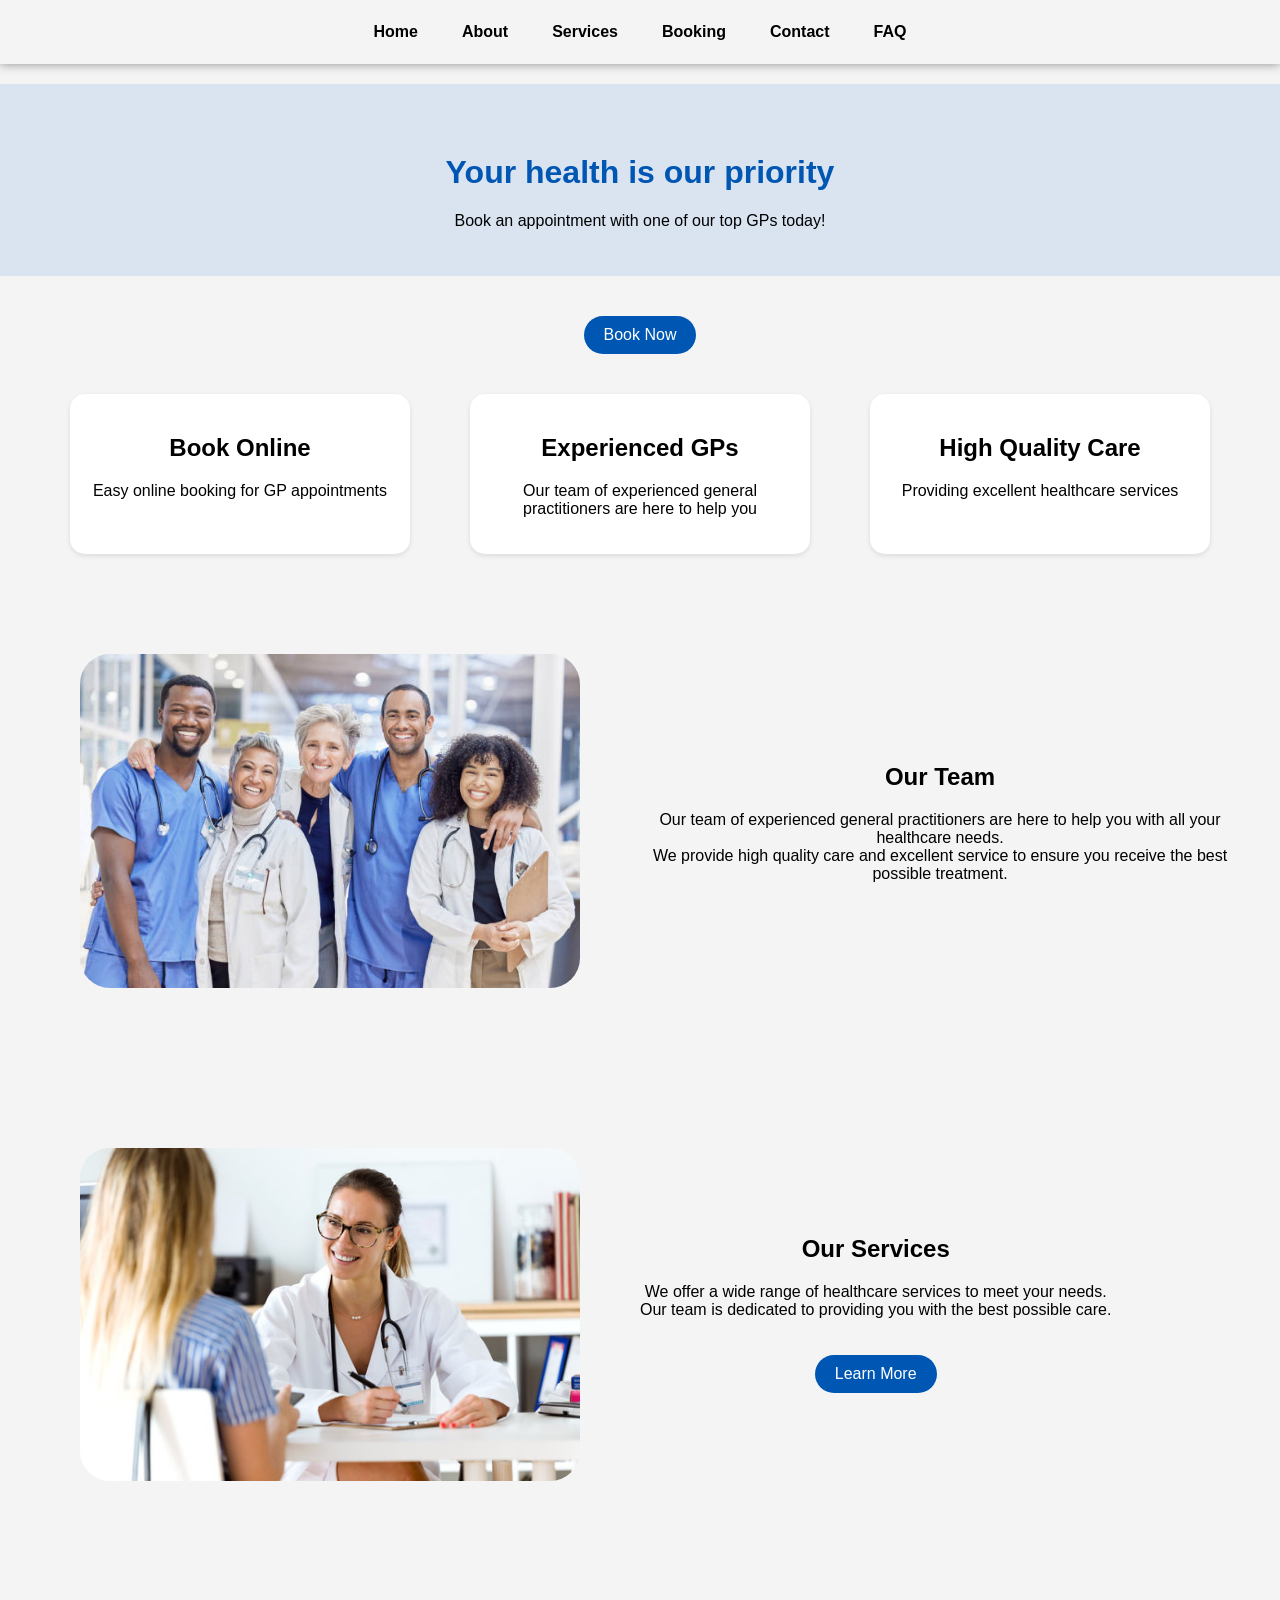
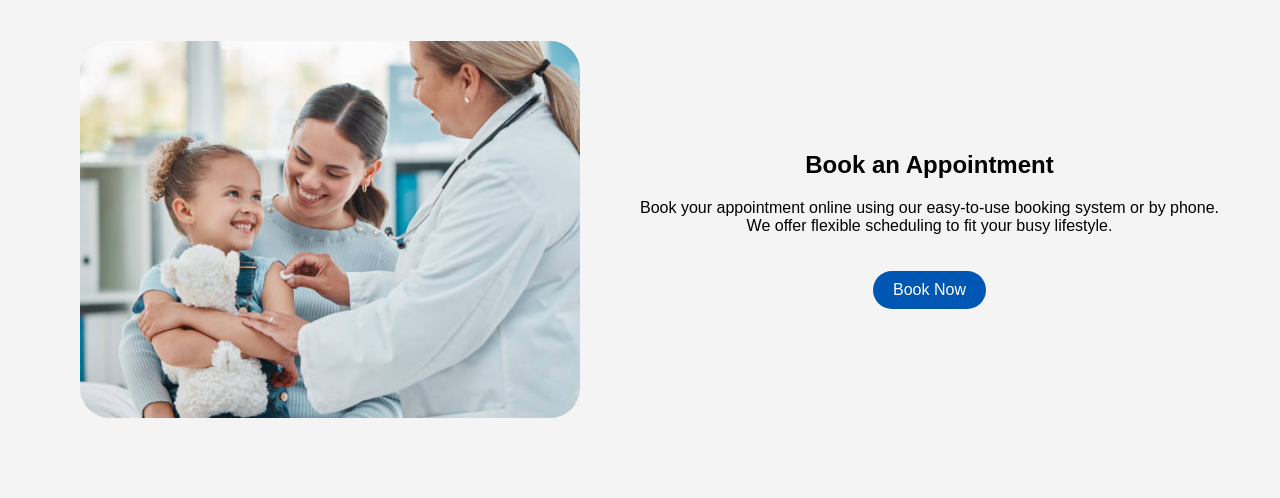
<file: index.html>
<!DOCTYPE html>
<html>
<head>
  <title>Cathedral Quarter Clinic Home</title>
  <meta name="viewport" content="width=device-width, initial-scale=1.0">
  <link rel="stylesheet" href="css/index_style.css">
  <link rel="icon" type="image/x-icon" href="images/favicon.ico">
</head>

<body>

<!-- Navigation bar --> 
<nav>
  <a href="index.html">Home</a>
  <a href="aboutUs.html">About</a>
  <a href="services.html">Services</a>
  <a href="booking.html">Booking</a>
  <a href="contact.html">Contact</a>
  <a href="faq.html">FAQ</a>
</nav>

<div class="heading-container">
  <h1>Your health is our priority</h1>
  <p>Book an appointment with one of our top GPs today!</p>
</div>

<!-- Book now button --> 
<div class="button-container">
  <a href="booking.html" class="button">Book Now</a>
</div>

<!-- Cards of info --> 
<div class="card-container">
  <div class="card">
    <h2>Book Online</h2>
    <p>Easy online booking for GP appointments</p>
  </div>

  <div class="card">
    <h2>Experienced GPs</h2>
    <p>Our team of experienced general practitioners are here to help you</p>
  </div>

  <div class="card">
    <h2>High Quality Care</h2>
    <p>Providing excellent healthcare services</p>
  </div>
</div>

<!-- Images and descriptions --> 
<div class="description-container">
  <img id="doctors-photo" src="images/doctors_photo.jpg" alt="An image of the GP team">
  <div class="description-text">
    <h2>Our Team</h2>
    <p>Our team of experienced general practitioners are here to help you with all your healthcare needs. <br> We provide high quality care and excellent service to ensure you receive the best possible treatment.</p>
  </div>
</div>

<div class="description-container">
  <img id="services-photo" src="images/services_photo.jpg" alt="Image showing a person at an appointment">
  <div class="description-text">
    <h2>Our Services</h2>
    <p>We offer a wide range of healthcare services to meet your needs. <br> Our team is dedicated to providing you with the best possible care.</p>
    <div class="button-container">
      <a href="services.html" class="button">Learn More</a>
    </div>
  </div>
</div>

<div class="description-container">
  <img id="booking-photo" src="images/booking_photo.jpg" alt="Image showing a person at an appointment">
  <div class="description-text">
    <h2>Book an Appointment</h2>
    <p>Book your appointment online using our easy-to-use booking system or by phone.<br> We offer flexible scheduling to fit your busy lifestyle.</p>
    <div class="button-container">
      <a href="booking.html" class="button">Book Now</a>
    </div>
  </div>
</div>

</body>
</html>
</file>
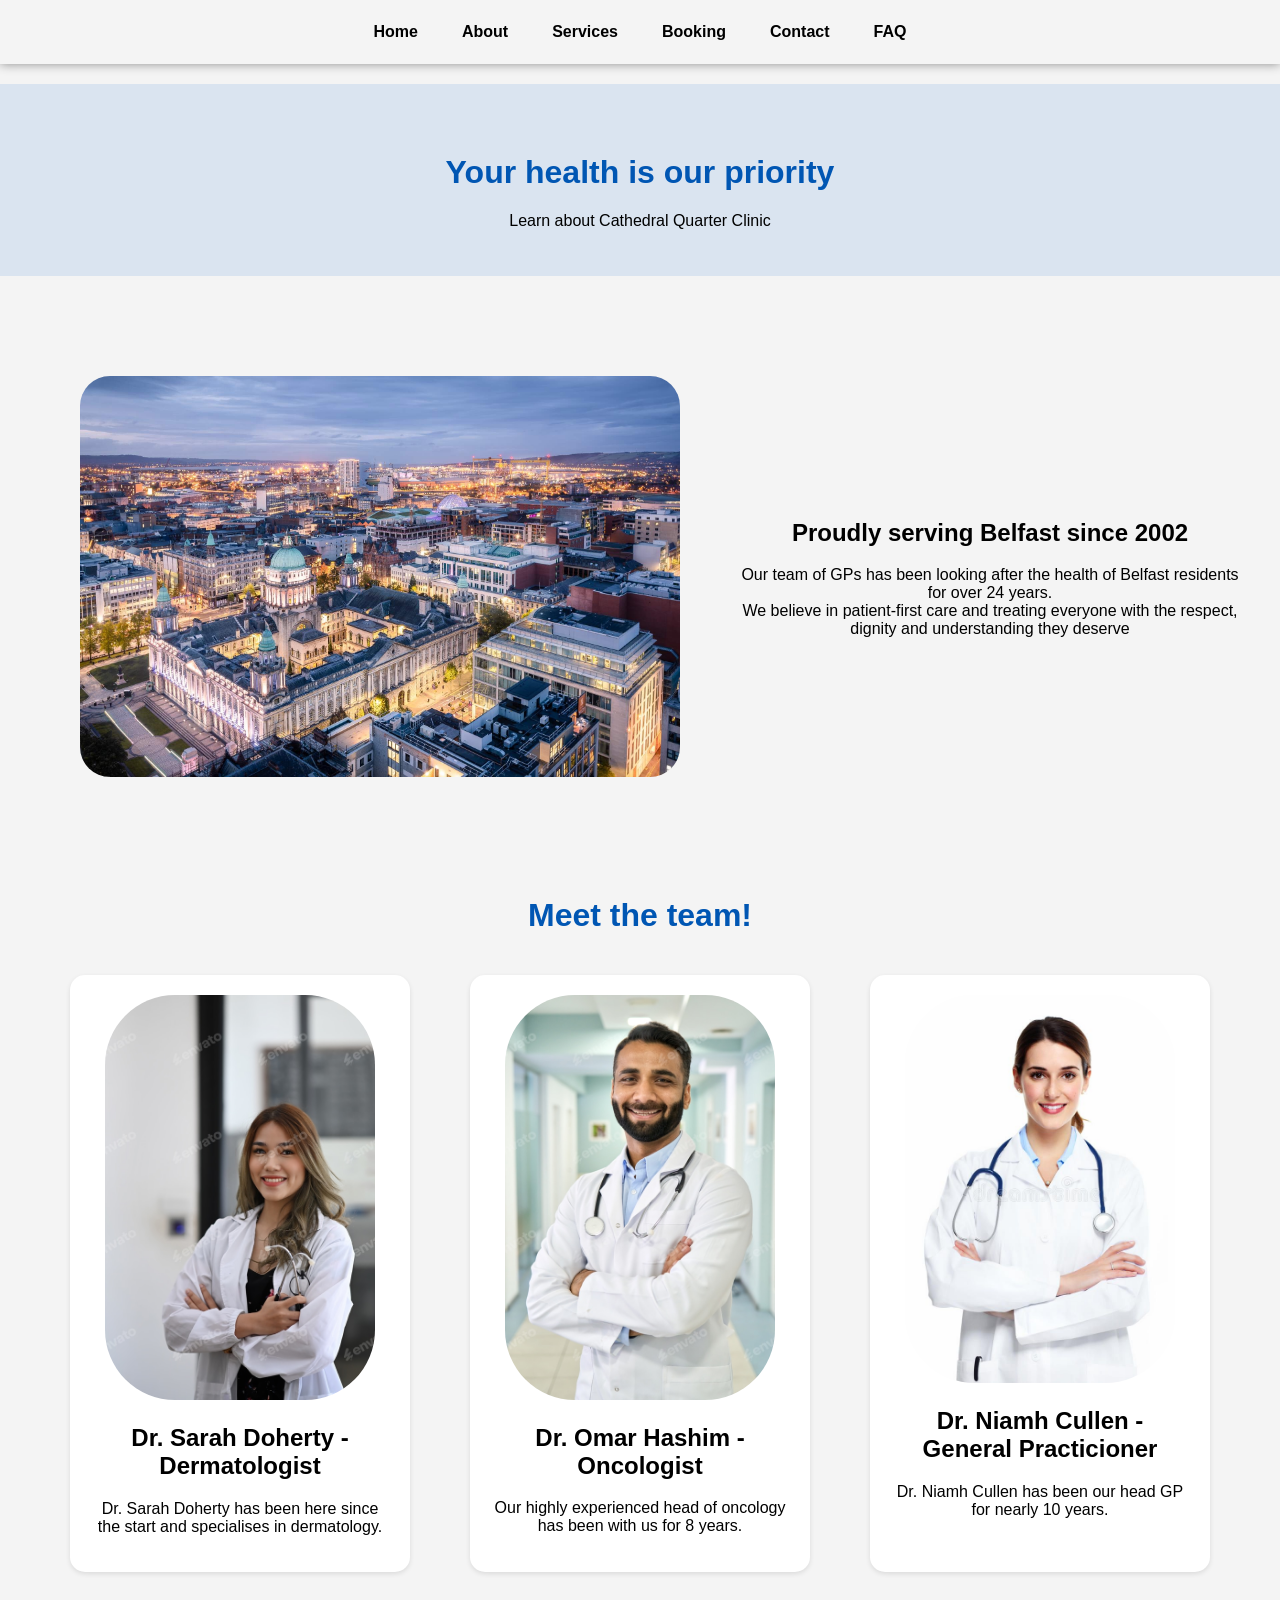
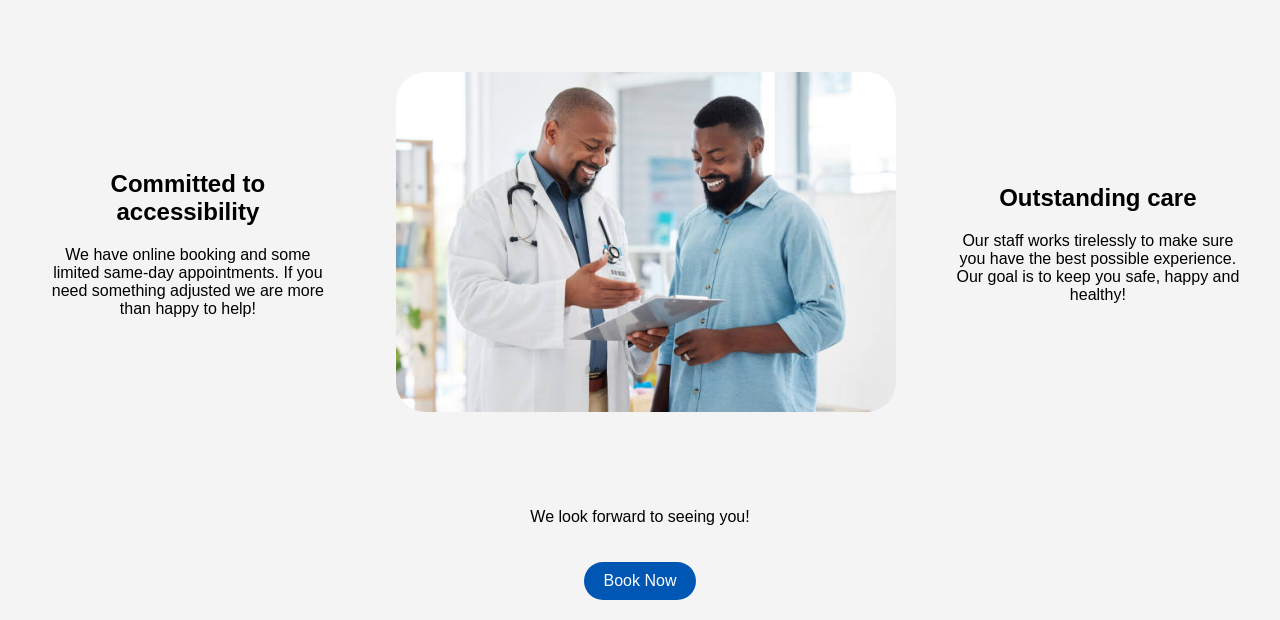
<file: aboutUs.html>
<!DOCTYPE html>
<html>
<head>
  <title>Cathedral Quarter Clinic About Us</title>
  <meta name="viewport" content="width=device-width, initial-scale=1.0">
  <link rel="stylesheet" href="css/aboutUs_style.css">
  <link rel="icon" type="image/x-icon" href="images/favicon.ico">
</head>

<body>

<!-- Navigation bar --> 
<nav>
  <a href="index.html">Home</a>
  <a href="aboutUs.html">About</a>
  <a href="services.html">Services</a>
  <a href="booking.html">Booking</a>
  <a href="contact.html">Contact</a>
  <a href="faq.html">FAQ</a>
</nav>

<div class="heading-container">
  <h1>Your health is our priority</h1>
  <p>Learn about Cathedral Quarter Clinic</p>
</div>

<!-- Images and descriptions --> 
<div class="description-container">
  <img id="belfast-skyline" src="images/belfastSkyline.jpg" alt="An age of the Belfast Skyline">
  <div class="description-text">
    <h2>Proudly serving Belfast since 2002</h2>
    <p>Our team of GPs has been looking after the health of Belfast residents for over 24 years.<br> We believe in patient-first care and treating everyone with the respect, dignity and understanding they deserve</p>
  </div>
</div>

<h1 style="text-align: center;">Meet the team!</h1>
<!-- Cards of info --> 
<div class="card-container">
  <div class="card">
  	<img id="doctor-photo" src="images/doctorStock2.jpg" alt="A member of our team">
    <h2>Dr. Sarah Doherty - Dermatologist</h2>
    <p>Dr. Sarah Doherty has been here since the start and specialises in dermatology.</p>
  </div>

  <div class="card">
  	<img id="doctor-photo" src="images/doctorStock4.jpg" alt="A member of our team">
    <h2>Dr. Omar Hashim - Oncologist</h2>
    <p>Our highly experienced head of oncology has been with us for 8 years.</p>
  </div>

  <div class="card">
  	<img id="doctor-photo" src="images/doctorStock3.jpg" alt="A member of our team">
    <h2>Dr. Niamh Cullen - General Practicioner</h2>
    <p>Dr. Niamh Cullen has been our head GP for nearly 10 years.</p>
  </div>
</div>

<div class="description-container">
	<div class="description-text">
    <h2>Committed to accessibility</h2>
    <p>We have online booking and some limited same-day appointments. If you need something adjusted we are more than happy to help!</p>
  </div>
  <img id="group-photo" src="images/doctorStock1.jpg" alt="Two of our doctors">
  <div class="description-text">
    <h2>Outstanding care</h2>
    <p>Our staff works tirelessly to make sure you have the best possible experience. Our goal is to keep you safe, happy and healthy!</p>
  </div>
</div>

<p>We look forward to seeing you!</p>
<!-- Book now button --> 
<div class="button-container">
  <a href="booking.html" class="button">Book Now</a>
</div>



</body>
</html>
</file>
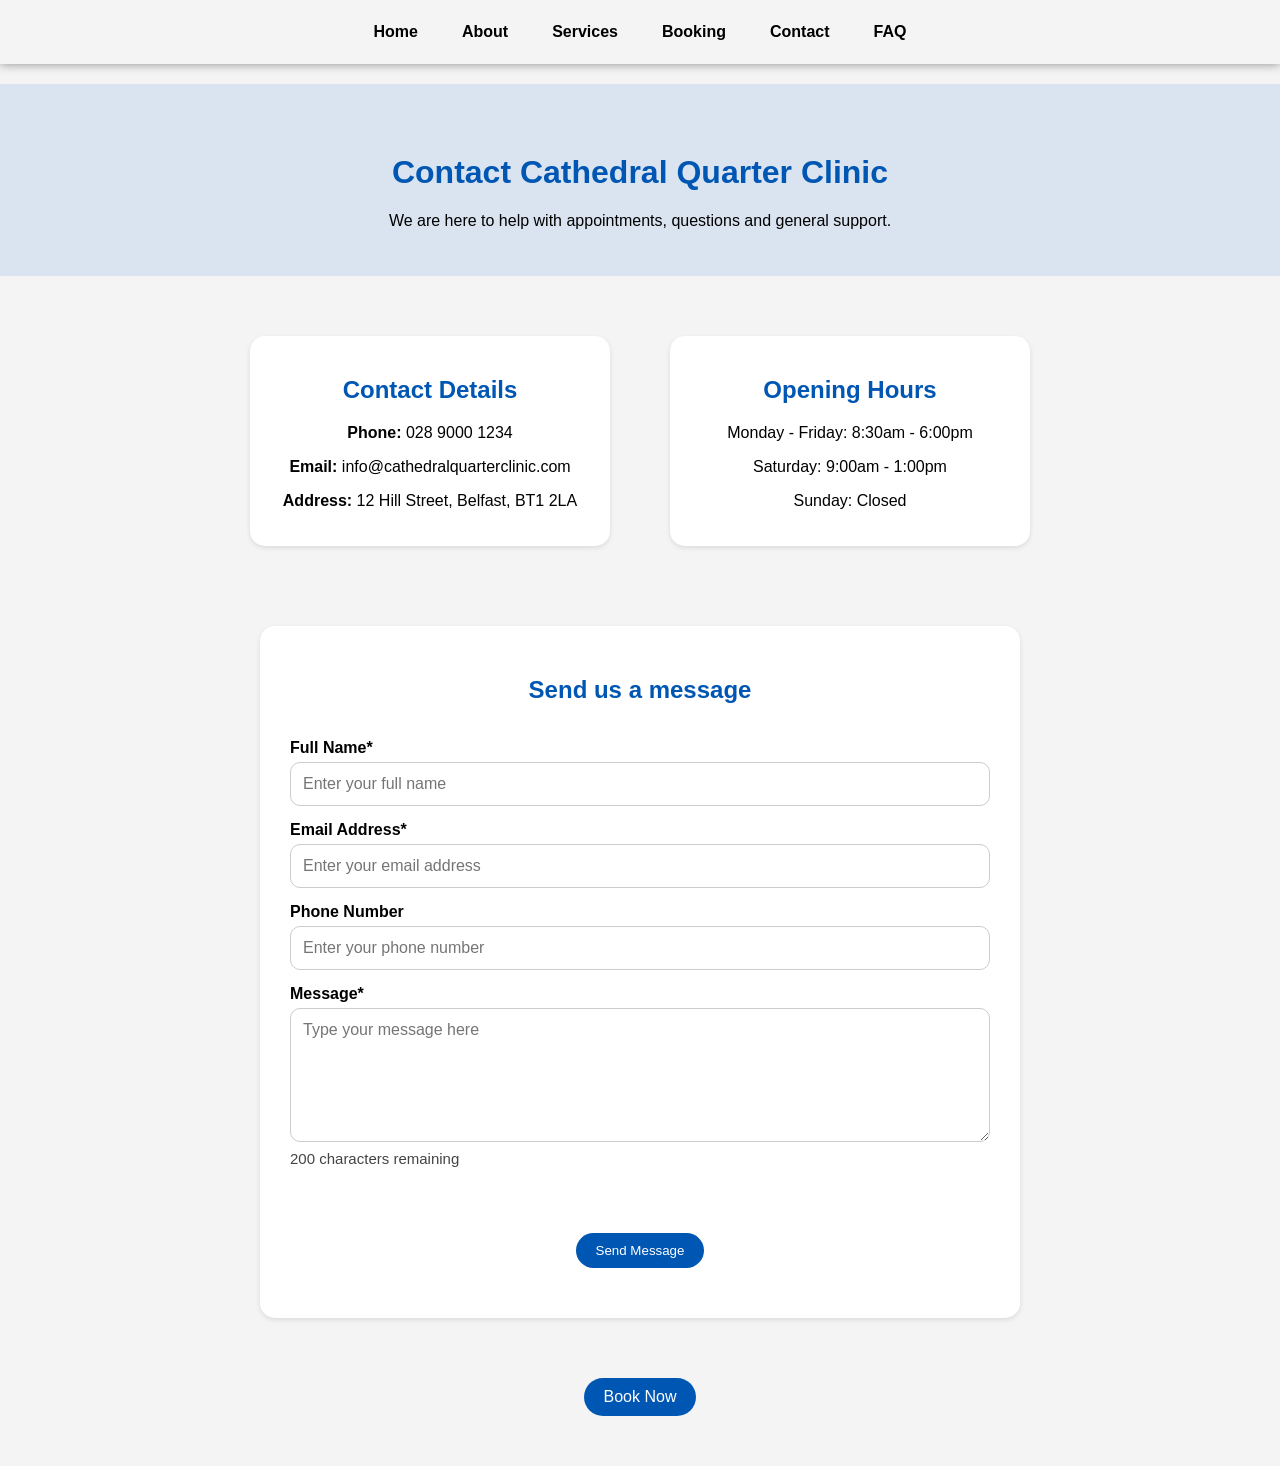
<file: contact.html>
<!DOCTYPE html>
<html>
<head>
  <title>Cathedral Quarter Clinic Contact</title>
  <meta name="viewport" content="width=device-width, initial-scale=1.0">
  <link rel="stylesheet" href="css/contact_style.css">
  <link rel="icon" type="image/x-icon" href="images/favicon.ico">
</head>

<body>

<nav>
  <a href="index.html">Home</a>
  <a href="aboutUs.html">About</a>
  <a href="services.html">Services</a>
  <a href="booking.html">Booking</a>
  <a href="contact.html">Contact</a>
  <a href="faq.html">FAQ</a>
</nav>

<div class="heading-container">
  <h1>Contact Cathedral Quarter Clinic</h1>
  <p>We are here to help with appointments, questions and general support.</p>
</div>

<div class="contact-container">
  <div class="card">
    <h2>Contact Details</h2>
    <p><strong>Phone:</strong> 028 9000 1234</p>
    <p><strong>Email:</strong> info@cathedralquarterclinic.com</p>
    <p><strong>Address:</strong> 12 Hill Street, Belfast, BT1 2LA</p>
  </div>

  <div class="card">
    <h2>Opening Hours</h2>
    <p>Monday - Friday: 8:30am - 6:00pm</p>
    <p>Saturday: 9:00am - 1:00pm</p>
    <p>Sunday: Closed</p>
  </div>
</div>

<div class="form-wrapper">
  <div class="form-card">
    <h2>Send us a message</h2>

    <form id="contactForm">
      <label for="name">Full Name*</label>
      <input type="text" id="name" name="name" placeholder="Enter your full name">

      <label for="email">Email Address*</label>
      <input type="email" id="email" name="email" placeholder="Enter your email address">

      <label for="phone">Phone Number</label>
      <input type="text" id="phone" name="phone" placeholder="Enter your phone number">

      <label for="message">Message*</label>
      <textarea id="message" name="message" rows="6" maxlength="200" placeholder="Type your message here"></textarea>
      <p id="charCount">200 characters remaining</p>

      <p id="formMessage"></p>

      <button type="submit" class="button">Send Message</button>
    </form>
  </div>
</div>

<div class="button-container">
  <a href="booking.html" class="button">Book Now</a>
</div>

<script src="javascript/contact.js"></script>

</body>
</html>
</file>
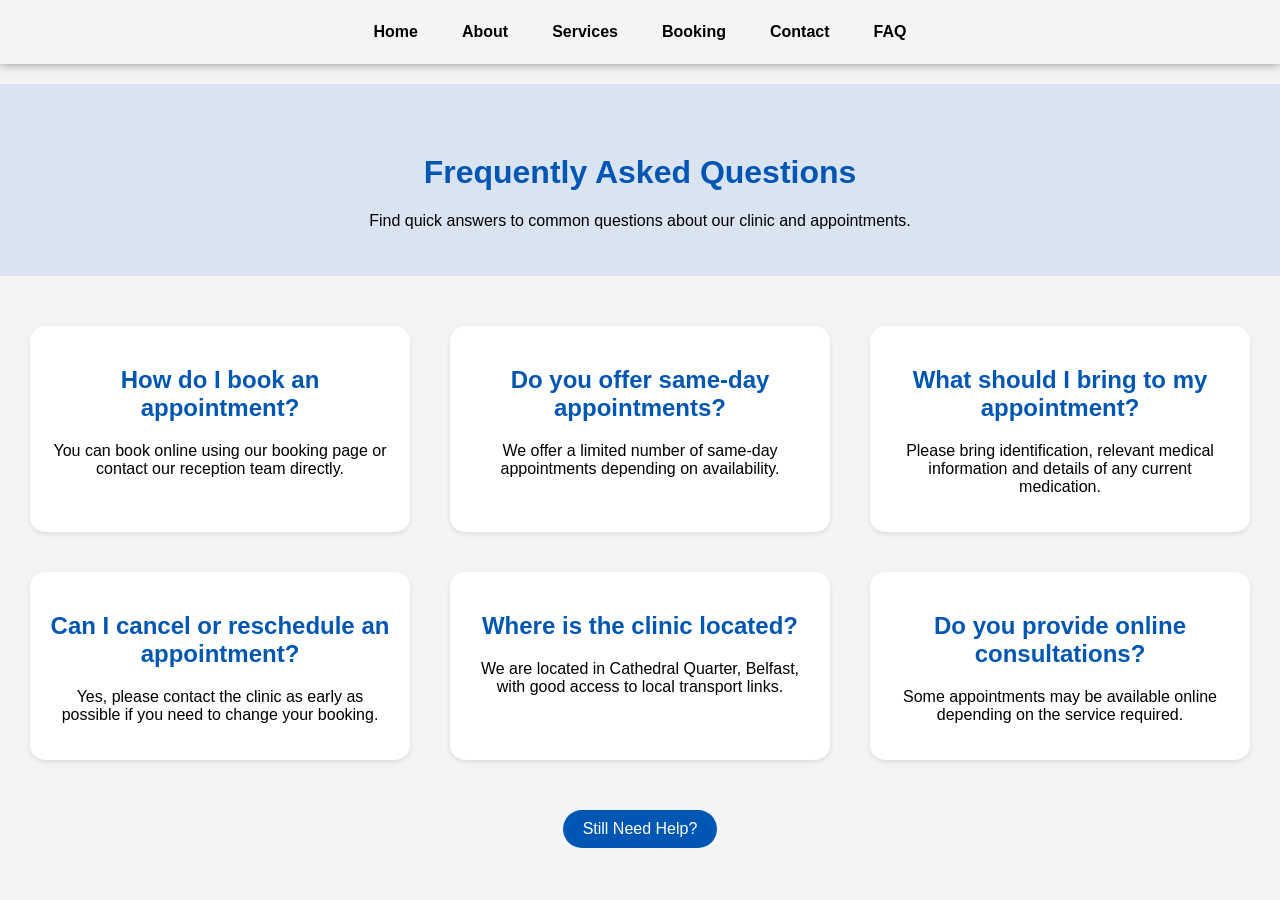
<file: faq.html>
<!DOCTYPE html>
<html>
<head>
  <title>Cathedral Quarter Clinic FAQ</title>
  <meta name="viewport" content="width=device-width, initial-scale=1.0">
  <link rel="stylesheet" href="css/faq_style.css">
  <link rel="icon" type="image/x-icon" href="images/favicon.ico">
</head>

<body>

<nav>
  <a href="index.html">Home</a>
  <a href="aboutUs.html">About</a>
  <a href="services.html">Services</a>
  <a href="booking.html">Booking</a>
  <a href="contact.html">Contact</a>
  <a href="faq.html">FAQ</a>
</nav>

<div class="heading-container">
  <h1>Frequently Asked Questions</h1>
  <p>Find quick answers to common questions about our clinic and appointments.</p>
</div>

<div class="faq-container">
  <div class="card">
    <h2>How do I book an appointment?</h2>
    <p>You can book online using our booking page or contact our reception team directly.</p>
  </div>

  <div class="card">
    <h2>Do you offer same-day appointments?</h2>
    <p>We offer a limited number of same-day appointments depending on availability.</p>
  </div>

  <div class="card">
    <h2>What should I bring to my appointment?</h2>
    <p>Please bring identification, relevant medical information and details of any current medication.</p>
  </div>

  <div class="card">
    <h2>Can I cancel or reschedule an appointment?</h2>
    <p>Yes, please contact the clinic as early as possible if you need to change your booking.</p>
  </div>

  <div class="card">
    <h2>Where is the clinic located?</h2>
    <p>We are located in Cathedral Quarter, Belfast, with good access to local transport links.</p>
  </div>

  <div class="card">
    <h2>Do you provide online consultations?</h2>
    <p>Some appointments may be available online depending on the service required.</p>
  </div>
</div>

<div class="button-container">
  <a href="contact.html" class="button">Still Need Help?</a>
</div>

</body>
</html>
</file>
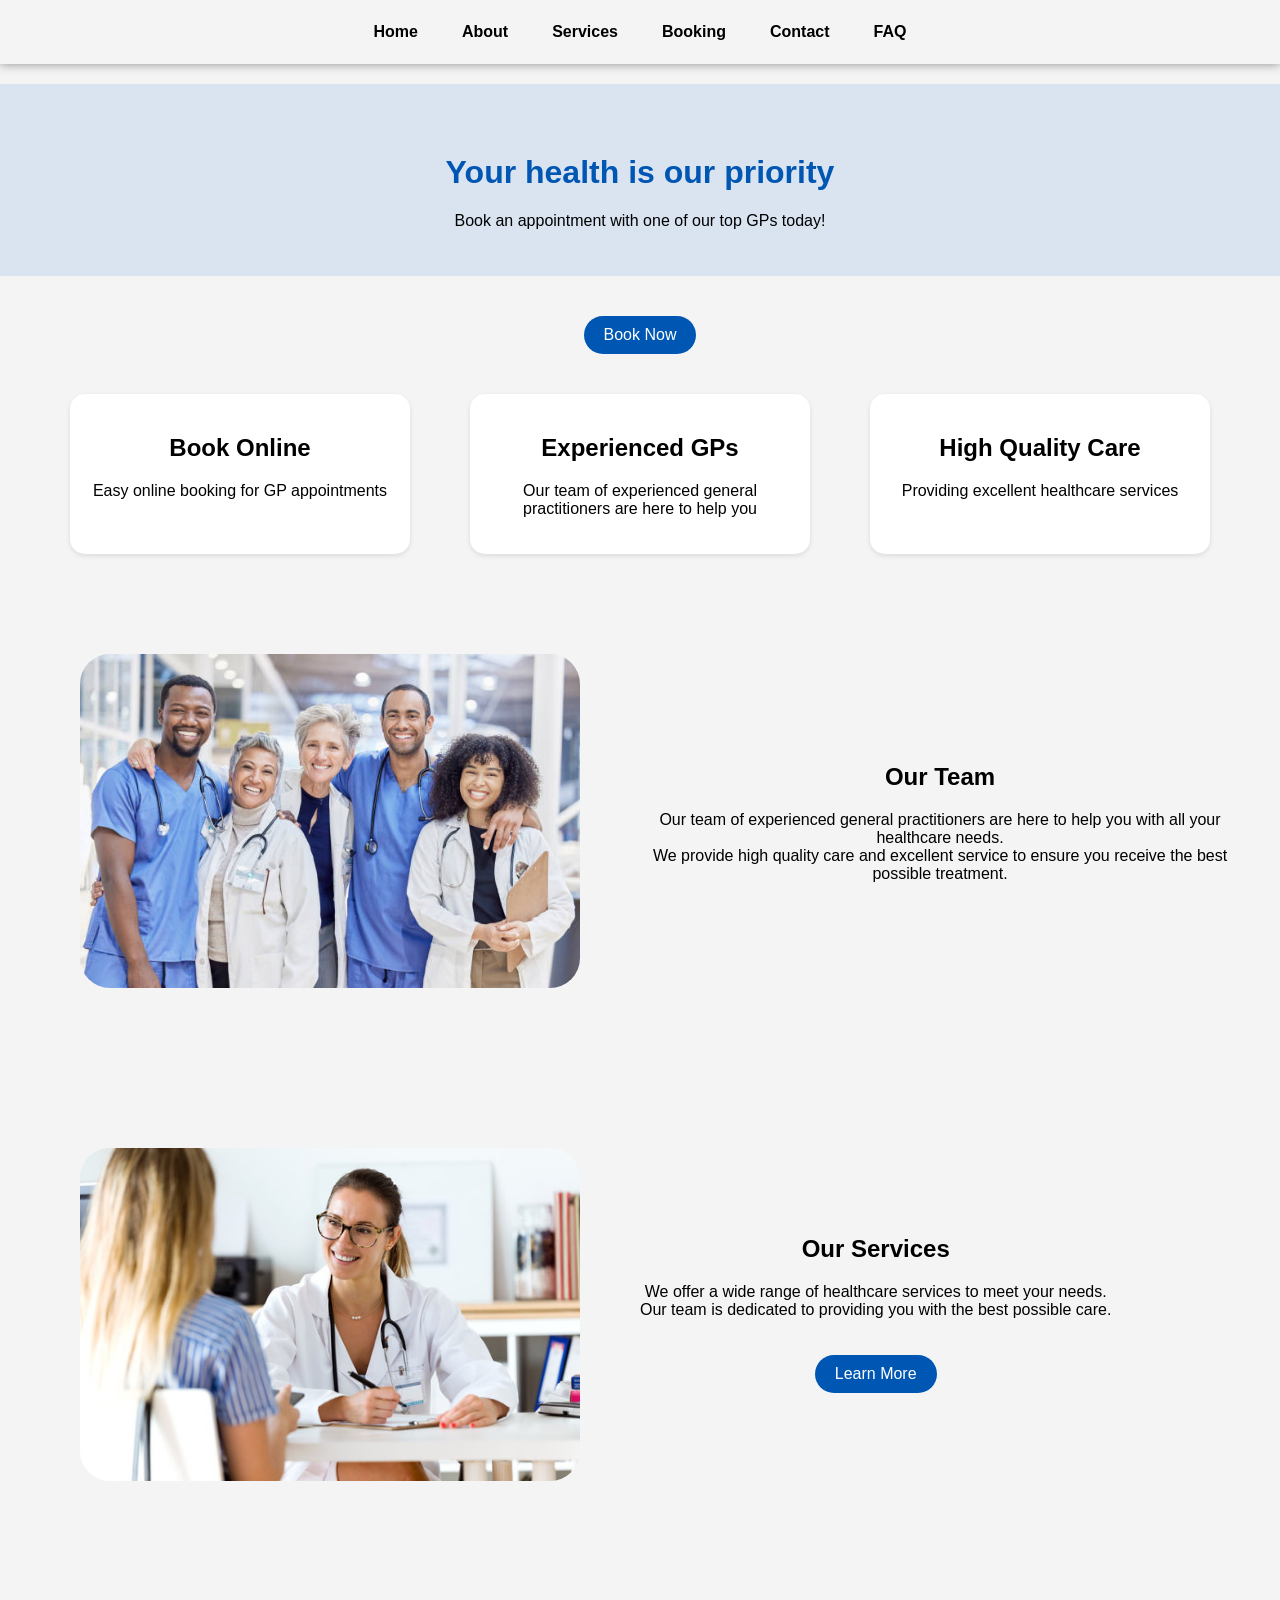
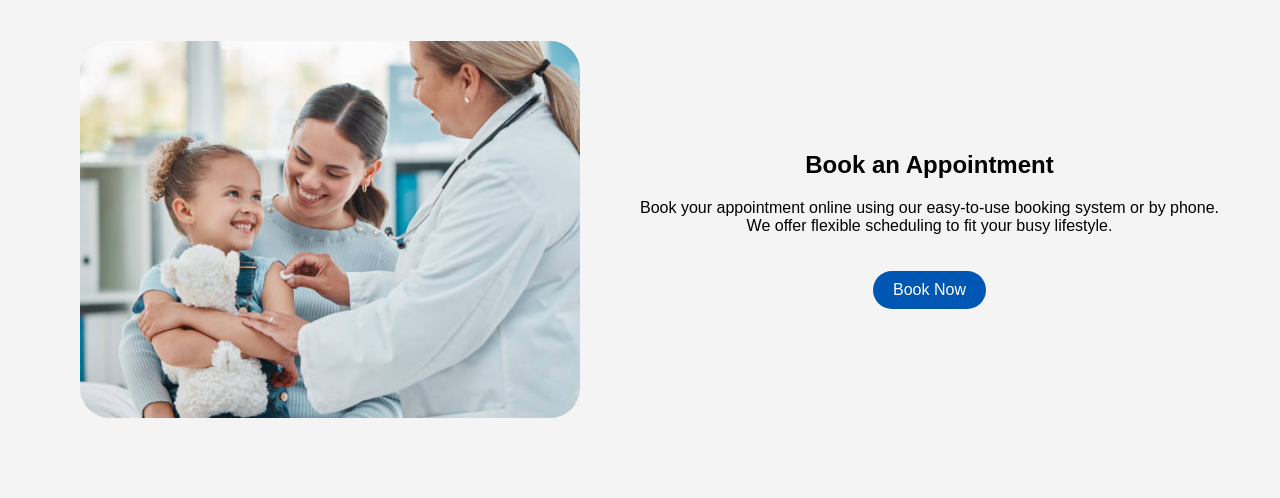
<file: main.html>
<!DOCTYPE html>
<html>
<head>
  <title>COM109 Site</title>
  <meta name="viewport" content="width=device-width, initial-scale=1.0">
  <link rel="stylesheet" href="css/main_style.css">
</head>

<body>

<!-- Navigation bar --> 
<nav>
  <a href="index.html">Home</a>
  <a href="aboutUs.html">About</a>
  <a href="services.html">Services</a>
  <a href="booking.html">Booking</a>
  <a href="contact.html">Contact</a>
  <a href="faq.html">FAQ</a>
</nav>

<div class="heading-container">
  <h1>Your health is our priority</h1>
  <p>Book an appointment with one of our top GPs today!</p>
</div>

<!-- Book now button --> 
<div class="button-container">
  <a href="booking.html" class="button">Book Now</a>
</div>

<!-- Cards of info --> 
<div class="card-container">
  <div class="card">
    <h2>Book Online</h2>
    <p>Easy online booking for GP appointments</p>
  </div>

  <div class="card">
    <h2>Experienced GPs</h2>
    <p>Our team of experienced general practitioners are here to help you</p>
  </div>

  <div class="card">
    <h2>High Quality Care</h2>
    <p>Providing excellent healthcare services</p>
  </div>
</div>

<!-- Images and descriptions --> 
<div class="description-container">
  <img id="doctors-photo" src="images/doctors_photo.jpg" alt="An image of the GP team">
  <div class="description-text">
    <h2>Our Team</h2>
    <p>Our team of experienced general practitioners are here to help you with all your healthcare needs. <br> We provide high quality care and excellent service to ensure you receive the best possible treatment.</p>
  </div>
</div>

<div class="description-container">
  <img id="services-photo" src="images/services_photo.jpg" alt="Image showing a person at an appointment">
  <div class="description-text">
    <h2>Our Services</h2>
    <p>We offer a wide range of healthcare services to meet your needs. <br> Our team is dedicated to providing you with the best possible care.</p>
    <div class="button-container">
      <a href="services.html" class="button">Learn More</a>
    </div>
  </div>
</div>

<div class="description-container">
  <img id="booking-photo" src="images/booking_photo.jpg" alt="Image showing a person at an appointment">
  <div class="description-text">
    <h2>Book an Appointment</h2>
    <p>Book your appointment online using our easy-to-use booking system or by phone.<br> We offer flexible scheduling to fit your busy lifestyle.</p>
    <div class="button-container">
      <a href="booking.html" class="button">Book Now</a>
    </div>
  </div>
</div>

</body>
</html>
</file>
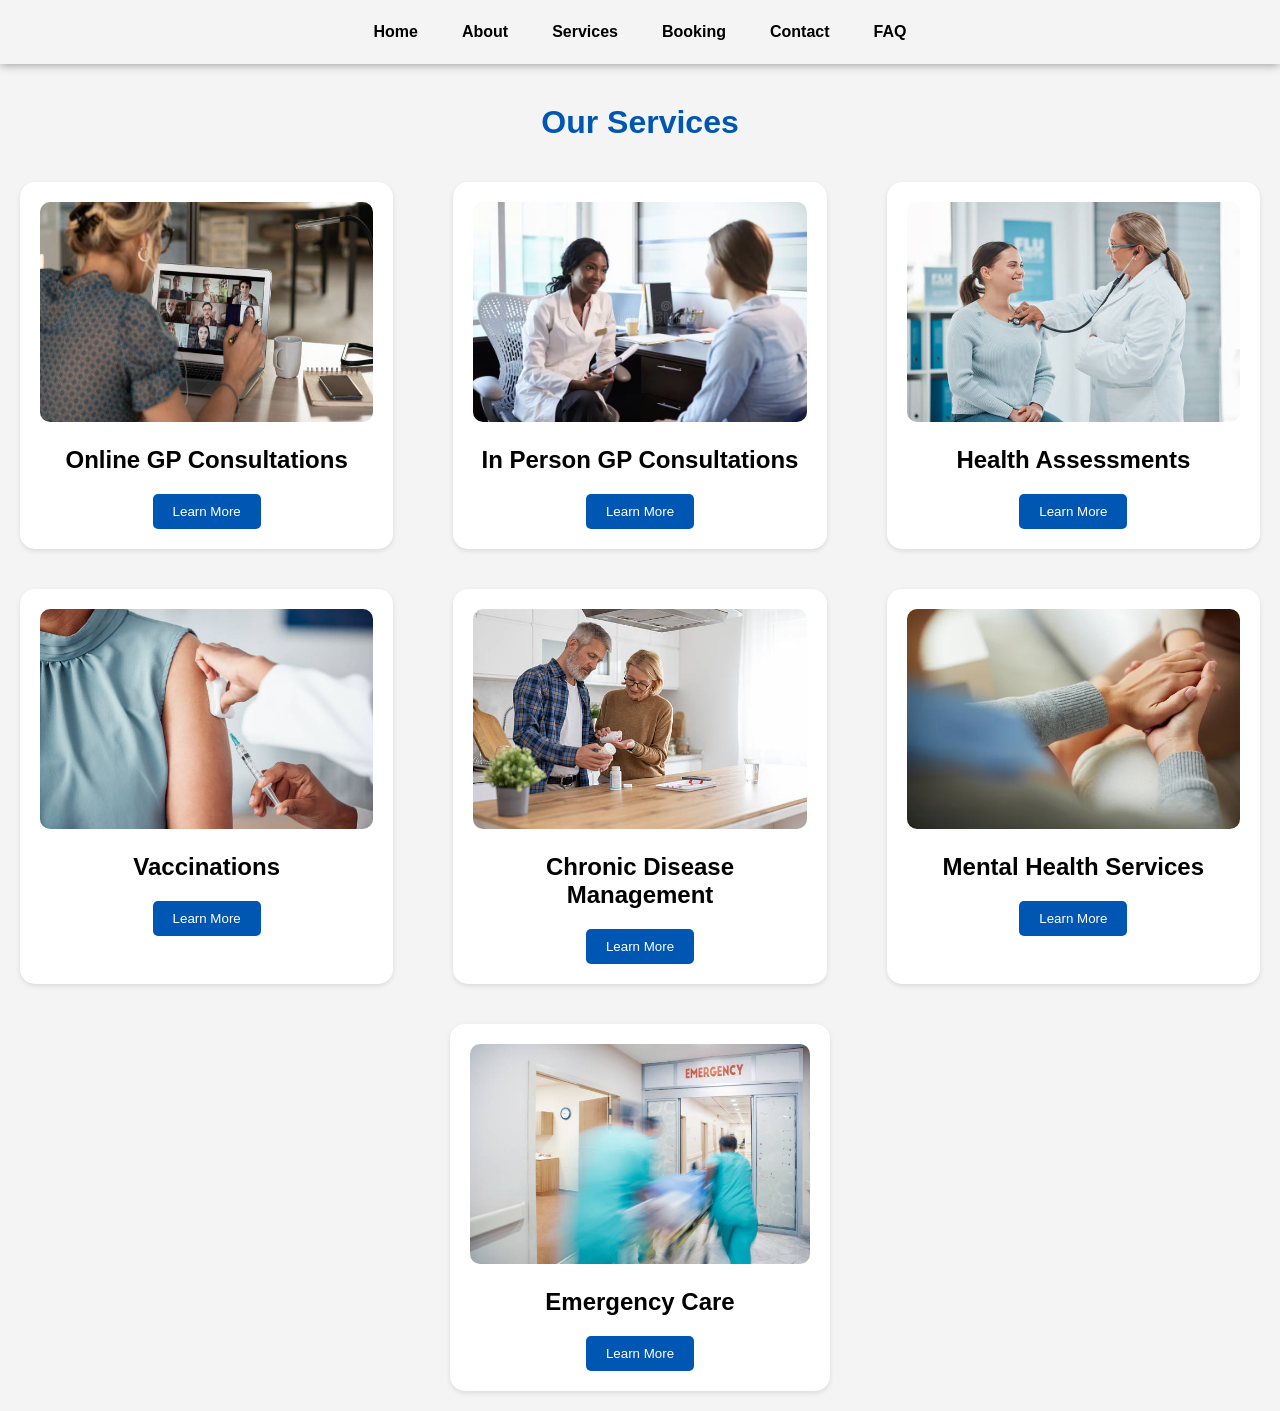
<file: services.html>
<!DOCTYPE html>
<html>
<head>
  <title>Cathedral Quarter Clinic Services</title>
  <meta name="viewport" content="width=device-width, initial-scale=1.0">
  <link rel="stylesheet" href="css/services_style.css">
  <script src="https://code.jquery.com/jquery-3.6.0.min.js"></script>
  <script src="javascript/service.js"></script>
  <link rel="icon" type="image/x-icon" href="images/favicon.ico">
</head>

<body>
<!-- Navigation bar --> 
<nav>
  <a href="index.html">Home</a>
  <a href="aboutUs.html">About</a>
  <a href="services.html">Services</a>
  <a href="booking.html">Booking</a>
  <a href="contact.html">Contact</a>
  <a href="faq.html">FAQ</a>
</nav>

<h1>Our Services</h1>

<!-- First row of cards --> 
<div class="card-container">
    <div class="card">
        <img id="card-image"src="images/online_gp.jpg" alt="image representing online consultations">
        <h2>Online GP Consultations</h2>
        <div class="info-content" style="display:none">
            <p>Convenient online consultations with our highly qualified GPs</p>
        </div>
        <button class="reveal-btn">Learn More</button>
    </div>

    <div class="card">
        <img id="card-image"src="images/in_person.jpg" alt="image representing in person consultations">
        <h2>In Person GP Consultations</h2>
        <div class="info-content" style="display:none">
            <p>Face-to-face consultations with our highly qualified GPs</p>
        </div>
        <button class="reveal-btn">Learn More</button>
    </div>

    <div class="card">
        <img id="card-image"src="images/health_assessment.jpg" alt="image representing health assessments">
        <h2>Health Assessments</h2>
        <div class="info-content" style="display:none">
            <p>Comprehensive health assessments to help you stay on top of your health</p>
        </div>
        <button class="reveal-btn">Learn More</button>
    </div>
</div>

<!-- Second row of cards --> 
<div class="card-container">
    <div class="card">
        <img id="card-image"src="images/vaccine.jpg" alt="image representing vaccinations">
        <h2>Vaccinations</h2>
        <div class="info-content" style="display:none">
            <p>Wide range of vaccinations to protect you and your family</p>
        </div>
        <button class="reveal-btn">Learn More</button>
    </div>

    <div class="card">
        <img id="card-image"src="images/disease_management.jpg" alt="image representing chronic disease management">
        <h2>Chronic Disease Management</h2>
        <div class="info-content" style="display:none">
            <p>Expert management of chronic diseases to help you live a healthier life</p>
        </div>
        <button class="reveal-btn">Learn More</button>
    </div>

    <div class="card">
        <img id="card-image"src="images/mental_health.jpg" alt="image representing mental health services">
        <h2>Mental Health Services</h2>
        <div class="info-content" style="display:none">
            <p>Support and treatment for mental health conditions</p>
        </div>
        <button class="reveal-btn">Learn More</button>
    </div>
</div>

<!-- Third row of cards --> 
<div class="card-container">

    <div class="card">
        <img id="card-image"src="images/emergency_service.jpg" alt="image representing emergency care">
        <h2>Emergency Care</h2>
        <div class="info-content" style="display:none">
            <p>24/7 emergency care for urgent medical needs</p>
        </div>
        <button class="reveal-btn">Learn More</button>
    </div>

</div>
</file>
<file: css/index_style.css>
/* Reset a bit */
body {
  margin: 0;
  font-family: Arial, sans-serif;
  background-color: #f4f4f4;
}

/* Navbar styling */
nav {
  background-color: #f4f4f4;
  padding: 15px;
  display: flex;
  justify-content: center;
  gap: 20px;
  box-shadow: #0000006f 0px 0px 10px;
}

/* Links inside navbar */
nav a {
  color: rgb(0, 0, 0);
  text-decoration: none;
  font-weight: bold;
  padding: 8px 12px;
  transition: 0.3s;
}

/* Hover effect */
nav a:hover {
  background-color: #0057b340;
  border-radius: 5px;
}

/* Page content */
h1 {
  font-weight: bold;
  text-align: center;
  margin-top: 40px;
  color: #0056b3;
}

p {
  text-align: center;
  color: #000000;
}

.heading-container {
  background-color: #a8c7e859;
  padding: 30px 20px;
  margin: 20px auto;
}

.button {
  display: inline-block;
  width: auto;
  padding: 10px 20px;
  margin: 20px  auto;
  background-color: #0056b3;
  color: white;
  text-decoration: none;
  border-radius: 25px;
  transition: background-color 0.3s;
  text-align: center;
}

.button:hover {
  background-color: #00438a;
  transform: scale(1.05);
  transition: 0.4s;
}

.button-container {
  text-align: center;
}

.card-container {
  display: flex;
  gap: 20px;
  justify-content: center; 
}

.card {
  flex: 1;
  text-align: center;
  background-color: white;
  margin: 20px;
  padding: 20px;
  max-width: 300px;
  box-shadow: 0 2px 5px rgba(0,0,0,0.1);
  border-radius: 15px;
}

.card:hover {
  box-shadow: 0 4px 20px rgba(0,0,0,0.2);
  transition: 0.2s;
}

.description-container {
  display: flex;
  gap: 20px;
  align-items: center; 
  padding: 40px;
}

.description-text {
  flex-direction: column;
  text-align: center;
  max-width: 600px;
}

#doctors-photo { 
  width: 500px;
  height: auto;
  padding: 40px;
  border-radius: 70px;
}

#booking-photo {
  width: 500px;
  height: auto;
  padding: 40px;
  border-radius: 70px;
}

#services-photo { 
  width: 500px;
  height: auto;
  padding: 40px;
  border-radius: 70px;
}
</file>
<file: css/aboutUs_style.css>
/* Reset a bit */
body {
  margin: 0;
  font-family: Arial, sans-serif;
  background-color: #f4f4f4;
}

/* Navbar styling */
nav {
  background-color: #f4f4f4;
  padding: 15px;
  display: flex;
  justify-content: center;
  gap: 20px;
  box-shadow: #0000006f 0px 0px 10px;
}

/* Links inside navbar */
nav a {
  color: rgb(0, 0, 0);
  text-decoration: none;
  font-weight: bold;
  padding: 8px 12px;
  transition: 0.3s;
}

/* Hover effect */
nav a:hover {
  background-color: #0057b340;
  border-radius: 5px;
}

/* Page content */
h1 {
  font-weight: bold;
  text-align: center;
  margin-top: 40px;
  color: #0056b3;
}

p {
  text-align: center;
  color: #000000;
}

.heading-container {
  background-color: #a8c7e859;
  padding: 30px 20px;
  margin: 20px auto;
}

.button {
  display: inline-block;
  width: auto;
  padding: 10px 20px;
  margin: 20px  auto;
  background-color: #0056b3;
  color: white;
  text-decoration: none;
  border-radius: 25px;
  transition: background-color 0.3s;
  text-align: center;
}

.button:hover {
  background-color: #00438a;
  transform: scale(1.05);
  transition: 0.4s;
}

.button-container {
  text-align: center;
}

.card-container {
  display: flex;
  gap: 20px;
  justify-content: center; 
}

.card {
  flex: 1;
  text-align: center;
  background-color: white;
  margin: 20px;
  padding: 20px;
  max-width: 300px;
  box-shadow: 0 2px 5px rgba(0,0,0,0.1);
  border-radius: 15px;
}

.card:hover {
  box-shadow: 0 4px 20px rgba(0,0,0,0.2);
  transition: 0.2s;
}

.description-container {
  display: flex;
  gap: 20px;
  align-items: center; 
  padding: 40px;
}

.description-container-right {
  display: right;
  gap: 20px;
  align-items: right; 
  padding: 40px;
}

.description-text {
  flex-direction: column;
  text-align: center;
  max-width: 600px;
}

#belfast-skyline { 
  width: 600px;
  height: auto;
  padding: 40px;
  border-radius: 70px;
}

#doctor-photo {
  width: 270px;
  height: auto;
  padding: auto;
  border-radius: 70px;
}

#group-photo { 
  width: 500px;
  height: auto;
  padding: 40px;
  border-radius: 70px;
}
</file>
<file: css/contact_style.css>
body {
  margin: 0;
  font-family: Arial, sans-serif;
  background-color: #f4f4f4;
}

nav {
  background-color: #f4f4f4;
  padding: 15px;
  display: flex;
  justify-content: center;
  gap: 20px;
  box-shadow: #0000006f 0px 0px 10px;
}

nav a {
  color: rgb(0, 0, 0);
  text-decoration: none;
  font-weight: bold;
  padding: 8px 12px;
  transition: 0.3s;
}

nav a:hover {
  background-color: #0057b340;
  border-radius: 5px;
}

h1 {
  font-weight: bold;
  text-align: center;
  margin-top: 40px;
  color: #0056b3;
}

h2 {
  color: #0056b3;
  text-align: center;
}

p {
  text-align: center;
  color: #000000;
}

.heading-container {
  background-color: #a8c7e859;
  padding: 30px 20px;
  margin: 20px auto;
}

.contact-container {
  display: flex;
  gap: 20px;
  justify-content: center;
  flex-wrap: wrap;
  padding: 20px;
}

.card {
  flex: 1;
  text-align: center;
  background-color: white;
  margin: 20px;
  padding: 20px;
  max-width: 320px;
  min-width: 260px;
  box-shadow: 0 2px 5px rgba(0,0,0,0.1);
  border-radius: 15px;
}

.card:hover,
.form-card:hover {
  box-shadow: 0 4px 20px rgba(0,0,0,0.2);
  transition: 0.2s;
}

.form-wrapper {
  display: flex;
  justify-content: center;
  padding: 20px;
}

.form-card {
  background-color: white;
  padding: 30px;
  width: 100%;
  max-width: 700px;
  box-shadow: 0 2px 5px rgba(0,0,0,0.1);
  border-radius: 15px;
  margin: 20px;
}

form {
  display: flex;
  flex-direction: column;
}

label {
  margin-top: 15px;
  margin-bottom: 5px;
  font-weight: bold;
  color: #000000;
}

input,
textarea {
  padding: 12px;
  border: 1px solid #cccccc;
  border-radius: 10px;
  font-size: 16px;
  font-family: Arial, sans-serif;
}

textarea {
  resize: vertical;
}

.button {
  display: inline-block;
  width: auto;
  padding: 10px 20px;
  margin: 20px auto;
  background-color: #0056b3;
  color: white;
  text-decoration: none;
  border-radius: 25px;
  transition: background-color 0.3s;
  text-align: center;
  border: none;
  cursor: pointer;
}

.button:hover {
  background-color: #00438a;
  transform: scale(1.05);
  transition: 0.4s;
}

.button-container {
  text-align: center;
  padding-bottom: 30px;
}

#charCount {
  text-align: left;
  margin-top: 8px;
  font-size: 15px;
  color: #444;
}

#formMessage {
  margin-top: 15px;
  font-weight: bold;
  text-align: center;
}

.error-message {
  color: #c62828;
}

.success-message {
  color: #2e7d32;
}
</file>
<file: css/faq_style.css>
body {
  margin: 0;
  font-family: Arial, sans-serif;
  background-color: #f4f4f4;
}

nav {
  background-color: #f4f4f4;
  padding: 15px;
  display: flex;
  justify-content: center;
  gap: 20px;
  box-shadow: #0000006f 0px 0px 10px;
}

nav a {
  color: rgb(0, 0, 0);
  text-decoration: none;
  font-weight: bold;
  padding: 8px 12px;
  transition: 0.3s;
}

nav a:hover {
  background-color: #0057b340;
  border-radius: 5px;
}

h1 {
  font-weight: bold;
  text-align: center;
  margin-top: 40px;
  color: #0056b3;
}

h2 {
  color: #0056b3;
  text-align: center;
}

p {
  text-align: center;
  color: #000000;
}

.heading-container {
  background-color: #a8c7e859;
  padding: 30px 20px;
  margin: 20px auto;
}

.faq-container {
  display: flex;
  flex-wrap: wrap;
  justify-content: center;
  gap: 20px;
  padding: 20px;
}

.card {
  flex: 1 1 300px;
  text-align: center;
  background-color: white;
  margin: 10px;
  padding: 20px;
  max-width: 340px;
  box-shadow: 0 2px 5px rgba(0,0,0,0.1);
  border-radius: 15px;
}

.card:hover {
  box-shadow: 0 4px 20px rgba(0,0,0,0.2);
  transition: 0.2s;
}

.button {
  display: inline-block;
  width: auto;
  padding: 10px 20px;
  margin: 20px auto;
  background-color: #0056b3;
  color: white;
  text-decoration: none;
  border-radius: 25px;
  transition: background-color 0.3s;
  text-align: center;
}

.button:hover {
  background-color: #00438a;
  transform: scale(1.05);
  transition: 0.4s;
}

.button-container {
  text-align: center;
  padding-bottom: 30px;
}
</file>
<file: css/main_style.css>
/* Reset a bit */
body {
  margin: 0;
  font-family: Arial, sans-serif;
  background-color: #f4f4f4;
}

/* Navbar styling */
nav {
  background-color: #f4f4f4;
  padding: 15px;
  display: flex;
  justify-content: center;
  gap: 20px;
  box-shadow: #0000006f 0px 0px 10px;
}

/* Links inside navbar */
nav a {
  color: rgb(0, 0, 0);
  text-decoration: none;
  font-weight: bold;
  padding: 8px 12px;
  transition: 0.3s;
}

/* Hover effect */
nav a:hover {
  background-color: #0057b340;
  border-radius: 5px;
}

/* Page content */
h1 {
  font-weight: bold;
  text-align: center;
  margin-top: 40px;
  color: #0056b3;
}

p {
  text-align: center;
  color: #000000;
}

.heading-container {
  background-color: #a8c7e859;
  padding: 30px 20px;
  margin: 20px auto;
}

.button {
  display: inline-block;
  width: auto;
  padding: 10px 20px;
  margin: 20px  auto;
  background-color: #0056b3;
  color: white;
  text-decoration: none;
  border-radius: 25px;
  transition: background-color 0.3s;
  text-align: center;
}

.button:hover {
  background-color: #00438a;
  transform: scale(1.05);
  transition: 0.4s;
}

.button-container {
  text-align: center;
}

.card-container {
  display: flex;
  gap: 20px;
  justify-content: center; 
}

.card {
  flex: 1;
  text-align: center;
  background-color: white;
  margin: 20px;
  padding: 20px;
  max-width: 300px;
  box-shadow: 0 2px 5px rgba(0,0,0,0.1);
  border-radius: 15px;
}

.card:hover {
  box-shadow: 0 4px 20px rgba(0,0,0,0.2);
  transition: 0.2s;
}

.description-container {
  display: flex;
  gap: 20px;
  align-items: center; 
  padding: 40px;
}

.description-text {
  flex-direction: column;
  text-align: center;
  max-width: 600px;
}

#doctors-photo { 
  width: 500px;
  height: auto;
  padding: 40px;
  border-radius: 70px;
}

#booking-photo {
  width: 500px;
  height: auto;
  padding: 40px;
  border-radius: 70px;
}

#services-photo { 
  width: 500px;
  height: auto;
  padding: 40px;
  border-radius: 70px;
}
</file>
<file: css/services_style.css>
/* Reset a bit */
body {
  margin: 0;
  font-family: Arial, sans-serif;
  background-color: #f4f4f4;
}

/* Navbar styling */
nav {
  background-color: #f4f4f4;
  padding: 15px;
  display: flex;
  justify-content: center;
  gap: 20px;
  box-shadow: #0000006f 0px 0px 10px;
}

/* Links inside navbar */
nav a {
  color: rgb(0, 0, 0);
  text-decoration: none;
  font-weight: bold;
  padding: 8px 12px;
  transition: 0.3s;
}

/* Hover effect */
nav a:hover {
  background-color: #0057b340;
  border-radius: 5px;
}

/* Page content */
h1 {
  font-weight: bold;
  text-align: center;
  margin-top: 40px;
  color: #0056b3;
}

p {
  text-align: center;
  color: #000000;
}

.heading-container {
  background-color: #a8c7e859;
  padding: 30px 20px;
  margin: 20px auto;
}

.button {
  display: inline-block;
  width: auto;
  padding: 10px 20px;
  margin: 20px  auto;
  background-color: #0056b3;
  color: white;
  text-decoration: none;
  border-radius: 25px;
  transition: background-color 0.3s;
  text-align: center;
}

.button:hover {
  background-color: #00438a;
  transform: scale(1.05);
  transition: 0.4s;
}

.button-container {
  text-align: center;
}

.card-container {
  display: flex;
  gap: 20px;
  justify-content: center;
}

.card {
  flex: 1;
  text-align: center;
  background-color: white;
  margin: 20px;
  padding: 20px;
  max-width: 340px;
  box-shadow: 0 2px 5px rgba(0,0,0,0.1);
  border-radius: 15px;
}

.card:hover {
  box-shadow: 0 4px 20px rgba(0,0,0,0.2);
  transition: 0.2s;
}

#card-image {
  width: 100%;
  height: 220px;
  border-radius: 10px;
}

.info-content {
    padding: 15px 0;
    color: #555;
    line-height: 1.6;
}

.reveal-btn {
    background-color: #0056b3;
    color: white;
    border: none;
    padding: 10px 20px;
    border-radius: 5px;
    cursor: pointer;
    transition: background 0.3s ease, transform 0.2s ease;
}

.reveal-btn:hover {
    background-color: #00438a;
    transform: translateY(-2px); 
}
</file>
